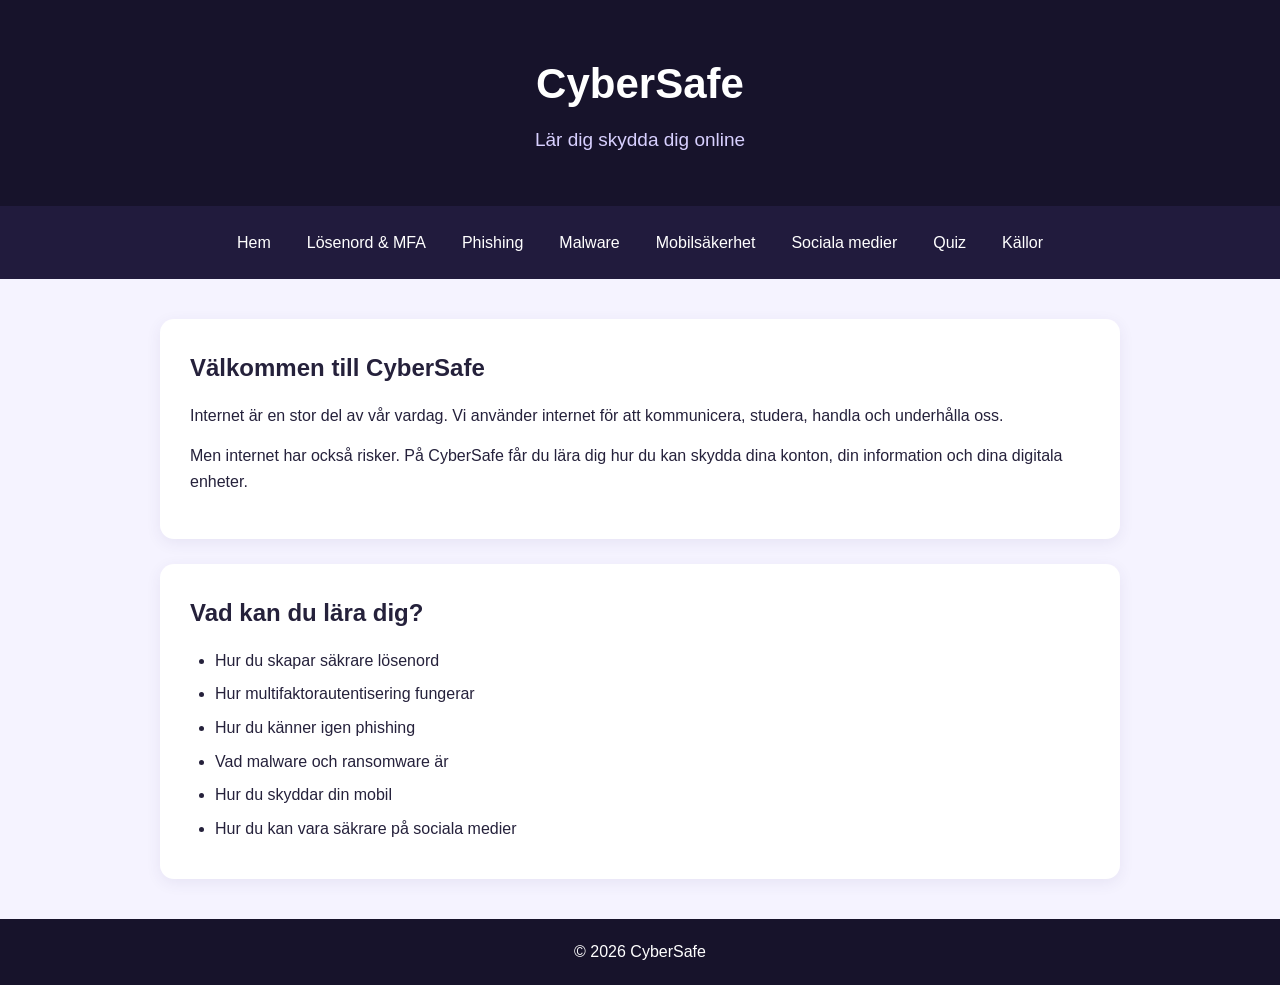
<file: index.html>
<!DOCTYPE html>
<html lang="sv">
<head>
    <meta charset="UTF-8">
    <meta name="viewport" content="width=device-width, initial-scale=1.0">
    <title>CyberSafe – Lär dig skydda dig online</title>

    <link rel="stylesheet" href="style.css">
</head>
<body>

    <header>
        <h1>CyberSafe</h1>
        <p>Lär dig skydda dig online</p>
    </header>

    <nav>
        <a href="index.html">Hem</a>
        <a href="password.html">Lösenord & MFA</a>
        <a href="phishing.html">Phishing</a>
        <a href="malware.html">Malware</a>
        <a href="mobile.html">Mobilsäkerhet</a>
        <a href="social-media.html">Sociala medier</a>
        <a href="quiz.html">Quiz</a>
        <a href="sources.html">Källor</a>
    </nav>

    <main>

        <section>
            <h2>Välkommen till CyberSafe</h2>

            <p>
                Internet är en stor del av vår vardag. Vi använder
                internet för att kommunicera, studera, handla och
                underhålla oss.
            </p>

            <p>
                Men internet har också risker. På CyberSafe får du
                lära dig hur du kan skydda dina konton, din information
                och dina digitala enheter.
            </p>
        </section>

        <section>
            <h2>Vad kan du lära dig?</h2>

            <ul>
                <li>Hur du skapar säkrare lösenord</li>
                <li>Hur multifaktorautentisering fungerar</li>
                <li>Hur du känner igen phishing</li>
                <li>Vad malware och ransomware är</li>
                <li>Hur du skyddar din mobil</li>
                <li>Hur du kan vara säkrare på sociala medier</li>
            </ul>
        </section>

    </main>

    <footer>
        <p>&copy; 2026 CyberSafe</p>
    </footer>

    <script src="script.js"></script>
</body>
</html>
</file>
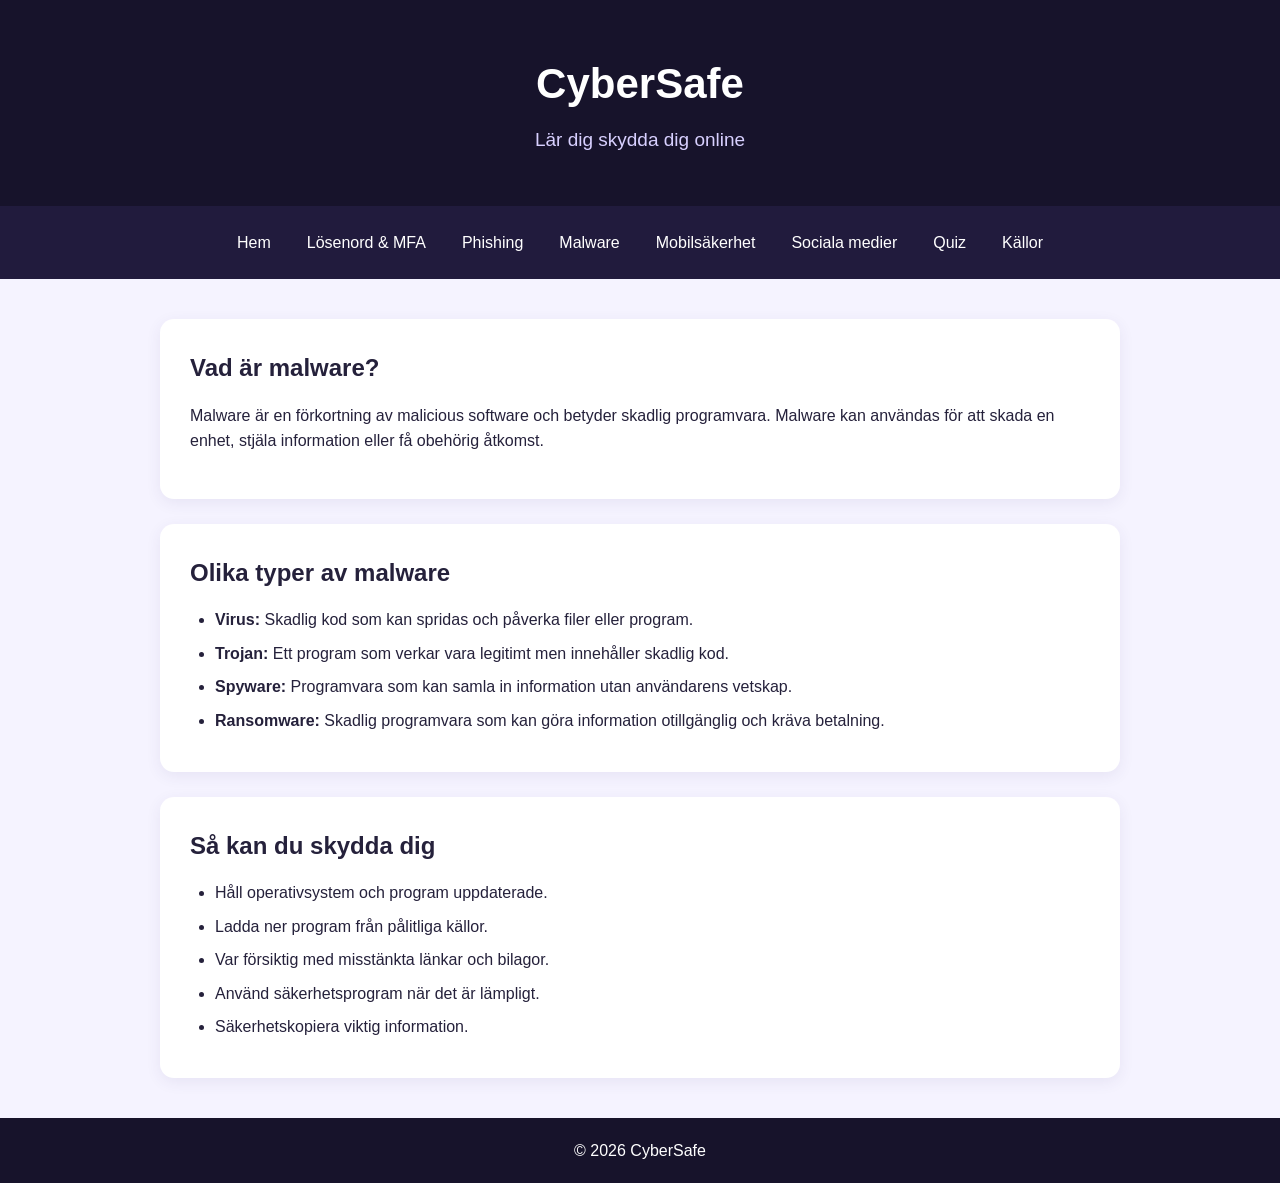
<file: malware.html>
<!DOCTYPE html>
<html lang="sv">

<head>
    <meta charset="UTF-8">
    <meta name="viewport" content="width=device-width, initial-scale=1.0">
    <title>Malware – CyberSafe</title>

    <link rel="stylesheet" href="style.css">
</head>

<body>

    <header>
        <h1>CyberSafe</h1>
        <p>Lär dig skydda dig online</p>
    </header>

    <nav>
        <a href="index.html">Hem</a>
        <a href="password.html">Lösenord & MFA</a>
        <a href="phishing.html">Phishing</a>
        <a href="malware.html">Malware</a>
        <a href="mobile.html">Mobilsäkerhet</a>
        <a href="social-media.html">Sociala medier</a>
        <a href="quiz.html">Quiz</a>
        <a href="sources.html">Källor</a>
    </nav>

    <main>

        <section>
            <h2>Vad är malware?</h2>

            <p>
                Malware är en förkortning av malicious software och
                betyder skadlig programvara. Malware kan användas för
                att skada en enhet, stjäla information eller få
                obehörig åtkomst.
            </p>
        </section>

        <section>
            <h2>Olika typer av malware</h2>

            <ul>
                <li><strong>Virus:</strong> Skadlig kod som kan spridas och påverka filer eller program.</li>
                <li><strong>Trojan:</strong> Ett program som verkar vara legitimt men innehåller skadlig kod.</li>
                <li><strong>Spyware:</strong> Programvara som kan samla in information utan användarens vetskap.</li>
                <li><strong>Ransomware:</strong> Skadlig programvara som kan göra information otillgänglig och kräva betalning.</li>
            </ul>
        </section>

        <section>
            <h2>Så kan du skydda dig</h2>

            <ul>
                <li>Håll operativsystem och program uppdaterade.</li>
                <li>Ladda ner program från pålitliga källor.</li>
                <li>Var försiktig med misstänkta länkar och bilagor.</li>
                <li>Använd säkerhetsprogram när det är lämpligt.</li>
                <li>Säkerhetskopiera viktig information.</li>
            </ul>
        </section>

    </main>

    <footer>
        <p>&copy; 2026 CyberSafe</p>
    </footer>

    <script src="script.js"></script>

</body>
</html>
</file>
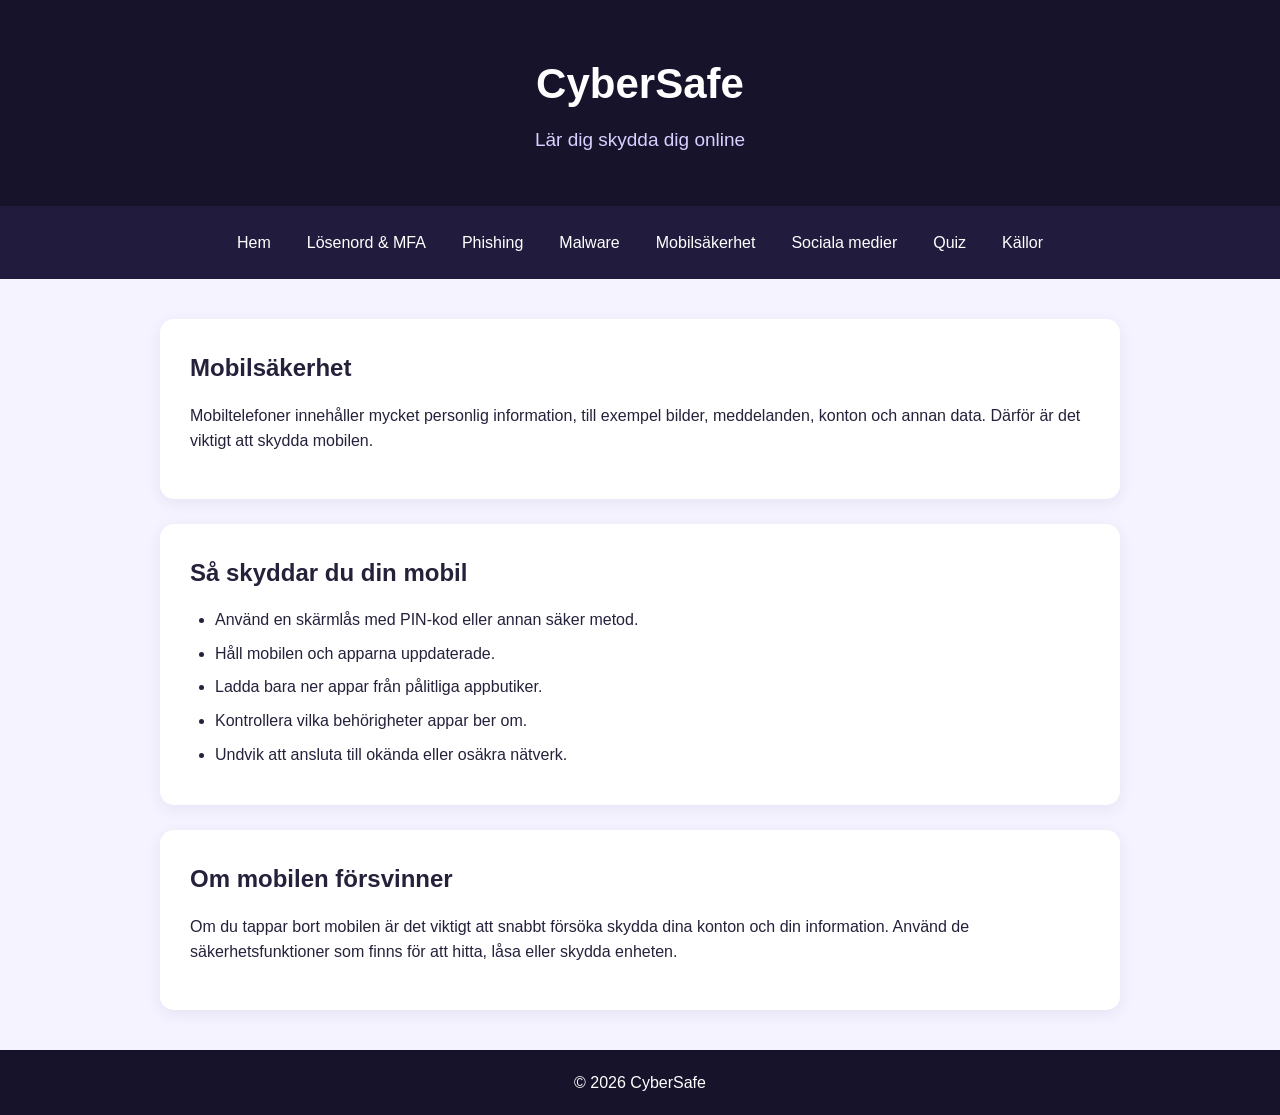
<file: mobile.html>
<!DOCTYPE html>
<html lang="sv">

<head>
    <meta charset="UTF-8">
    <meta name="viewport" content="width=device-width, initial-scale=1.0">
    <title>Mobilsäkerhet – CyberSafe</title>

    <link rel="stylesheet" href="style.css">
</head>

<body>

    <header>
        <h1>CyberSafe</h1>
        <p>Lär dig skydda dig online</p>
    </header>

    <nav>
        <a href="index.html">Hem</a>
        <a href="password.html">Lösenord & MFA</a>
        <a href="phishing.html">Phishing</a>
        <a href="malware.html">Malware</a>
        <a href="mobile.html">Mobilsäkerhet</a>
        <a href="social-media.html">Sociala medier</a>
        <a href="quiz.html">Quiz</a>
        <a href="sources.html">Källor</a>
    </nav>

    <main>

        <section>
            <h2>Mobilsäkerhet</h2>

            <p>
                Mobiltelefoner innehåller mycket personlig information,
                till exempel bilder, meddelanden, konton och annan data.
                Därför är det viktigt att skydda mobilen.
            </p>
        </section>

        <section>
            <h2>Så skyddar du din mobil</h2>

            <ul>
                <li>Använd en skärmlås med PIN-kod eller annan säker metod.</li>
                <li>Håll mobilen och apparna uppdaterade.</li>
                <li>Ladda bara ner appar från pålitliga appbutiker.</li>
                <li>Kontrollera vilka behörigheter appar ber om.</li>
                <li>Undvik att ansluta till okända eller osäkra nätverk.</li>
            </ul>
        </section>

        <section>
            <h2>Om mobilen försvinner</h2>

            <p>
                Om du tappar bort mobilen är det viktigt att snabbt
                försöka skydda dina konton och din information. Använd
                de säkerhetsfunktioner som finns för att hitta, låsa
                eller skydda enheten.
            </p>
        </section>

    </main>

    <footer>
        <p>&copy; 2026 CyberSafe</p>
    </footer>

    <script src="script.js"></script>

</body>
</html>
</file>
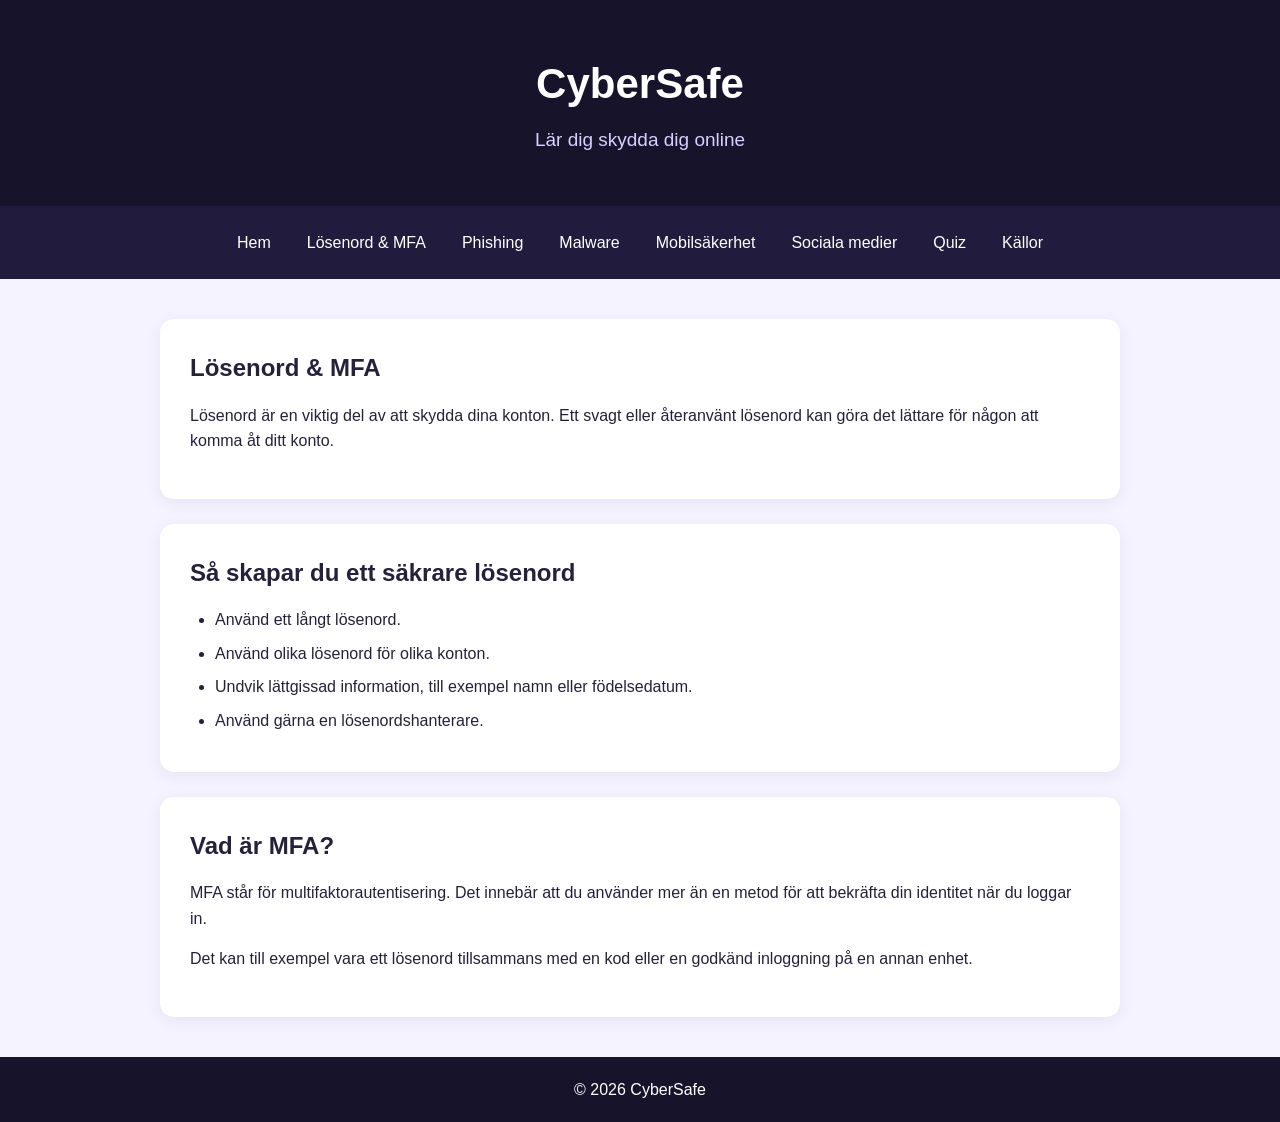
<file: password.html>
<!DOCTYPE html>
<html lang="sv">

<head>
    <meta charset="UTF-8">
    <meta name="viewport" content="width=device-width, initial-scale=1.0">
    <title>Lösenord & MFA – CyberSafe</title>

    <link rel="stylesheet" href="style.css">
</head>

<body>

    <header>
        <h1>CyberSafe</h1>
        <p>Lär dig skydda dig online</p>
    </header>

    <nav>
        <a href="index.html">Hem</a>
        <a href="password.html">Lösenord & MFA</a>
        <a href="phishing.html">Phishing</a>
        <a href="malware.html">Malware</a>
        <a href="mobile.html">Mobilsäkerhet</a>
        <a href="social-media.html">Sociala medier</a>
        <a href="quiz.html">Quiz</a>
        <a href="sources.html">Källor</a>
    </nav>

    <main>

        <section>
            <h2>Lösenord & MFA</h2>

            <p>
                Lösenord är en viktig del av att skydda dina konton.
                Ett svagt eller återanvänt lösenord kan göra det
                lättare för någon att komma åt ditt konto.
            </p>
        </section>

        <section>
            <h2>Så skapar du ett säkrare lösenord</h2>

            <ul>
                <li>Använd ett långt lösenord.</li>
                <li>Använd olika lösenord för olika konton.</li>
                <li>Undvik lättgissad information, till exempel namn eller födelsedatum.</li>
                <li>Använd gärna en lösenordshanterare.</li>
            </ul>
        </section>

        <section>
            <h2>Vad är MFA?</h2>

            <p>
                MFA står för multifaktorautentisering. Det innebär att
                du använder mer än en metod för att bekräfta din identitet
                när du loggar in.
            </p>

            <p>
                Det kan till exempel vara ett lösenord tillsammans med
                en kod eller en godkänd inloggning på en annan enhet.
            </p>
        </section>

    </main>

    <footer>
        <p>&copy; 2026 CyberSafe</p>
    </footer>

    <script src="script.js"></script>

</body>
</html>
</file>
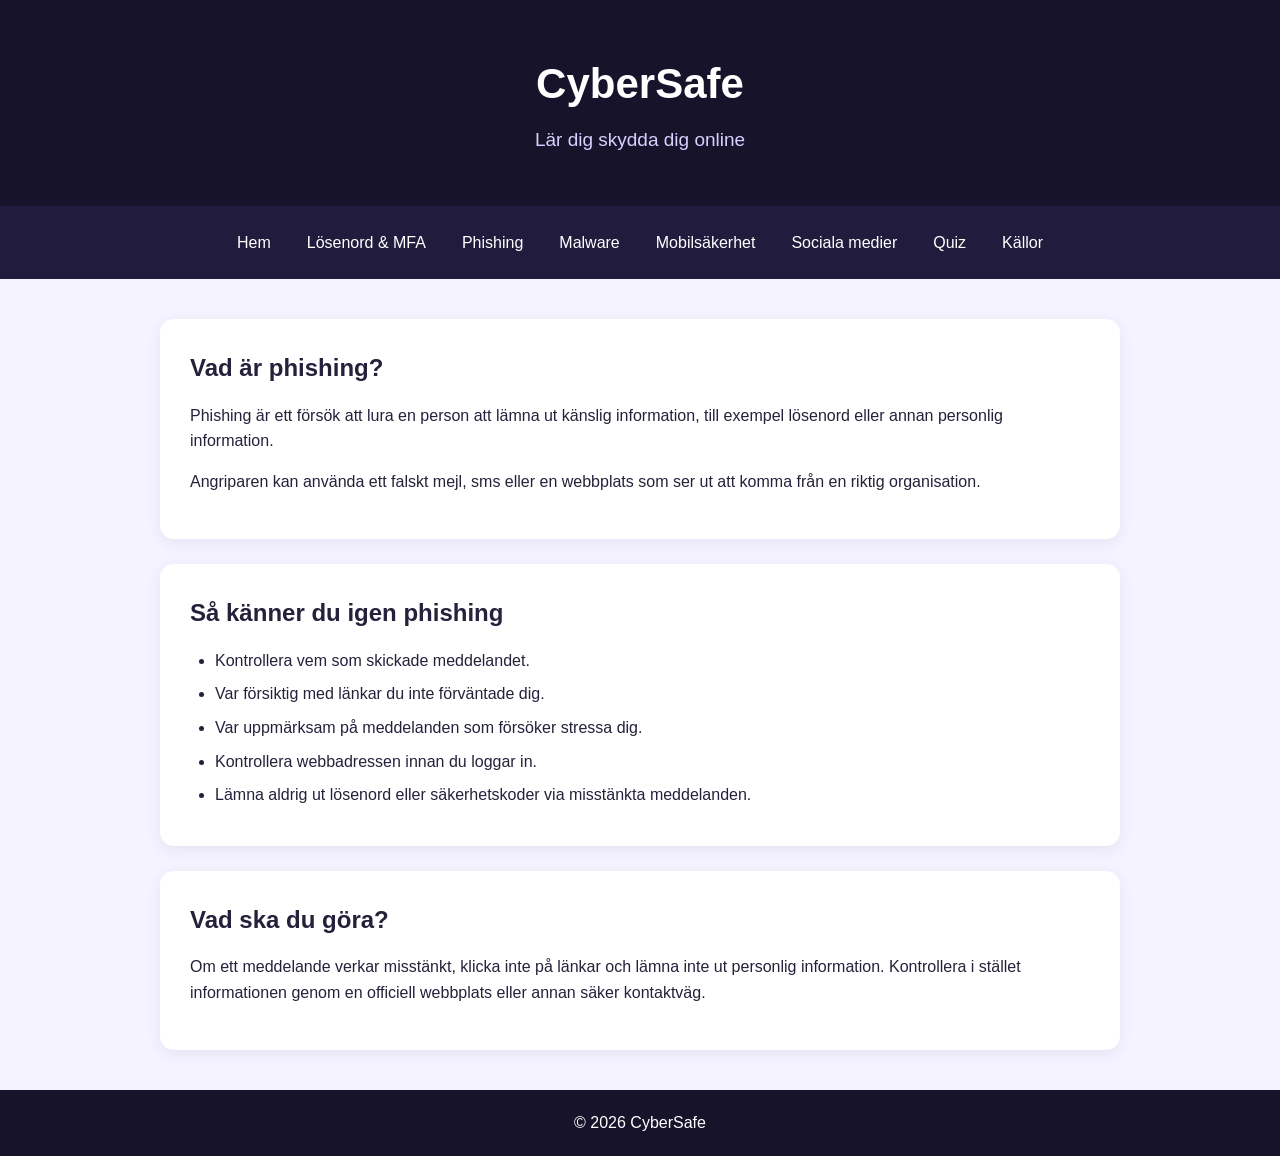
<file: phishing.html>
<!DOCTYPE html>
<html lang="sv">

<head>
    <meta charset="UTF-8">
    <meta name="viewport" content="width=device-width, initial-scale=1.0">
    <title>Phishing – CyberSafe</title>

    <link rel="stylesheet" href="style.css">
</head>

<body>

    <header>
        <h1>CyberSafe</h1>
        <p>Lär dig skydda dig online</p>
    </header>

    <nav>
        <a href="index.html">Hem</a>
        <a href="password.html">Lösenord & MFA</a>
        <a href="phishing.html">Phishing</a>
        <a href="malware.html">Malware</a>
        <a href="mobile.html">Mobilsäkerhet</a>
        <a href="social-media.html">Sociala medier</a>
        <a href="quiz.html">Quiz</a>
        <a href="sources.html">Källor</a>
    </nav>

    <main>

        <section>
            <h2>Vad är phishing?</h2>

            <p>
                Phishing är ett försök att lura en person att lämna ut
                känslig information, till exempel lösenord eller annan
                personlig information.
            </p>

            <p>
                Angriparen kan använda ett falskt mejl, sms eller en
                webbplats som ser ut att komma från en riktig organisation.
            </p>
        </section>

        <section>
            <h2>Så känner du igen phishing</h2>

            <ul>
                <li>Kontrollera vem som skickade meddelandet.</li>
                <li>Var försiktig med länkar du inte förväntade dig.</li>
                <li>Var uppmärksam på meddelanden som försöker stressa dig.</li>
                <li>Kontrollera webbadressen innan du loggar in.</li>
                <li>Lämna aldrig ut lösenord eller säkerhetskoder via misstänkta meddelanden.</li>
            </ul>
        </section>

        <section>
            <h2>Vad ska du göra?</h2>

            <p>
                Om ett meddelande verkar misstänkt, klicka inte på länkar
                och lämna inte ut personlig information. Kontrollera i
                stället informationen genom en officiell webbplats eller
                annan säker kontaktväg.
            </p>
        </section>

    </main>

    <footer>
        <p>&copy; 2026 CyberSafe</p>
    </footer>

    <script src="script.js"></script>

</body>
</html>
</file>
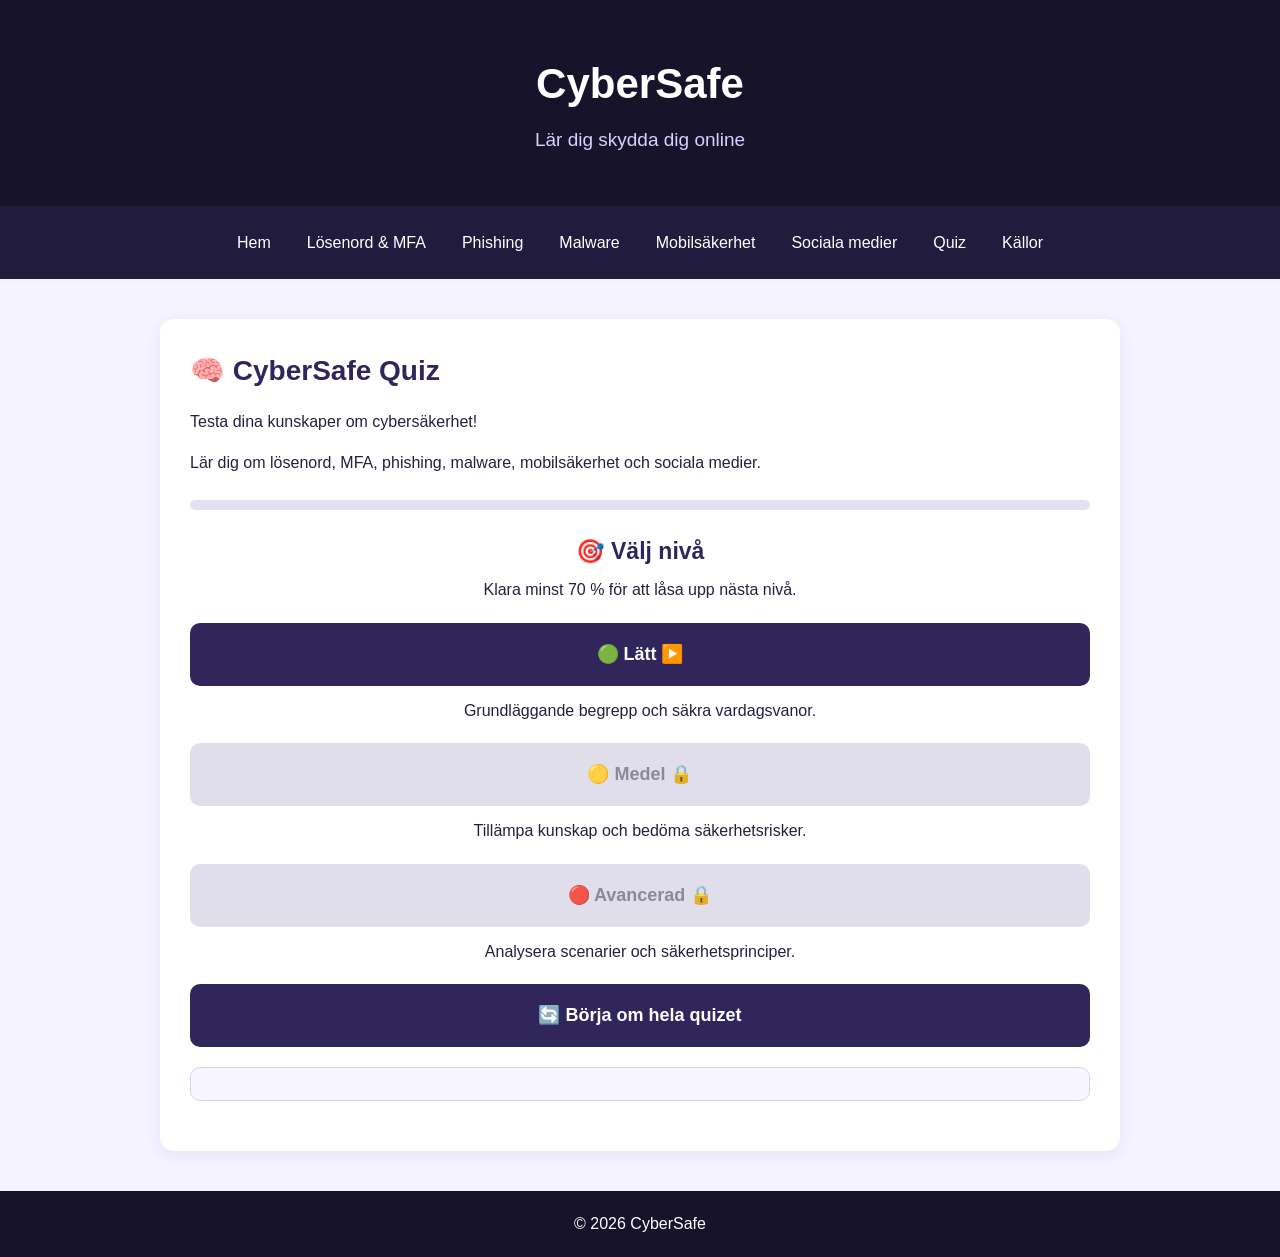
<file: quiz.html>
<!DOCTYPE html>
<html lang="sv">

<head>
    <meta charset="UTF-8">
    <meta name="viewport" content="width=device-width, initial-scale=1.0">

    <title>CyberSafe – Quiz</title>

    <link rel="stylesheet" href="style.css">
</head>

<body>

    <header>
        <h1>CyberSafe</h1>
        <p>Lär dig skydda dig online</p>
    </header>

    <nav>
        <a href="index.html">Hem</a>
        <a href="password.html">Lösenord &amp; MFA</a>
        <a href="phishing.html">Phishing</a>
        <a href="malware.html">Malware</a>
        <a href="mobile.html">Mobilsäkerhet</a>
        <a href="social-media.html">Sociala medier</a>
        <a href="quiz.html">Quiz</a>
        <a href="sources.html">Källor</a>
    </nav>

    <main>

        <section id="quiz-container">

            <h2>🧠 CyberSafe Quiz</h2>

            <p>Testa dina kunskaper om cybersäkerhet!</p>

            <p>
                Lär dig om lösenord, MFA, phishing,
                malware, mobilsäkerhet och sociala medier.
            </p>

            <article class="quiz-progress">

                <p id="question-number">Välj en nivå</p>

                <div id="progress-bar">
                    <span id="progress"></span>
                </div>

            </article>

            <article id="question-container">
                <!-- Frågorna visas här -->
            </article>

            <article id="feedback" class="feedback">
                <!-- Feedback visas här -->
            </article>

            <article class="quiz-buttons">

                <button id="back-button" type="button">
                    ← Tillbaka
                </button>

                <button id="answer-button" type="button">
                    Svara
                </button>

                <button id="next-button" type="button">
                    Nästa →
                </button>

            </article>

        </section>

        <section id="result-container" style="display: none;">

            <h2>🎉 Quizet är klart!</h2>

            <p id="score-text"></p>

            <p id="result-message"></p>

            <div class="quiz-buttons">

                <button id="nextlevelButton" type="button">
                    Nästa nivå →
                </button>

                <button id="restart-button" type="button">
                    🔄 Gör quizet igen
                </button>

                <button id="level-menu-button" type="button">
                    🎯 Till nivåmenyn
                </button>

            </div>

        </section>

    </main>

    <footer>
        <p>&copy; 2026 CyberSafe</p>
    </footer>

    <script src="script.js"></script>

</body>
</html>
</file>
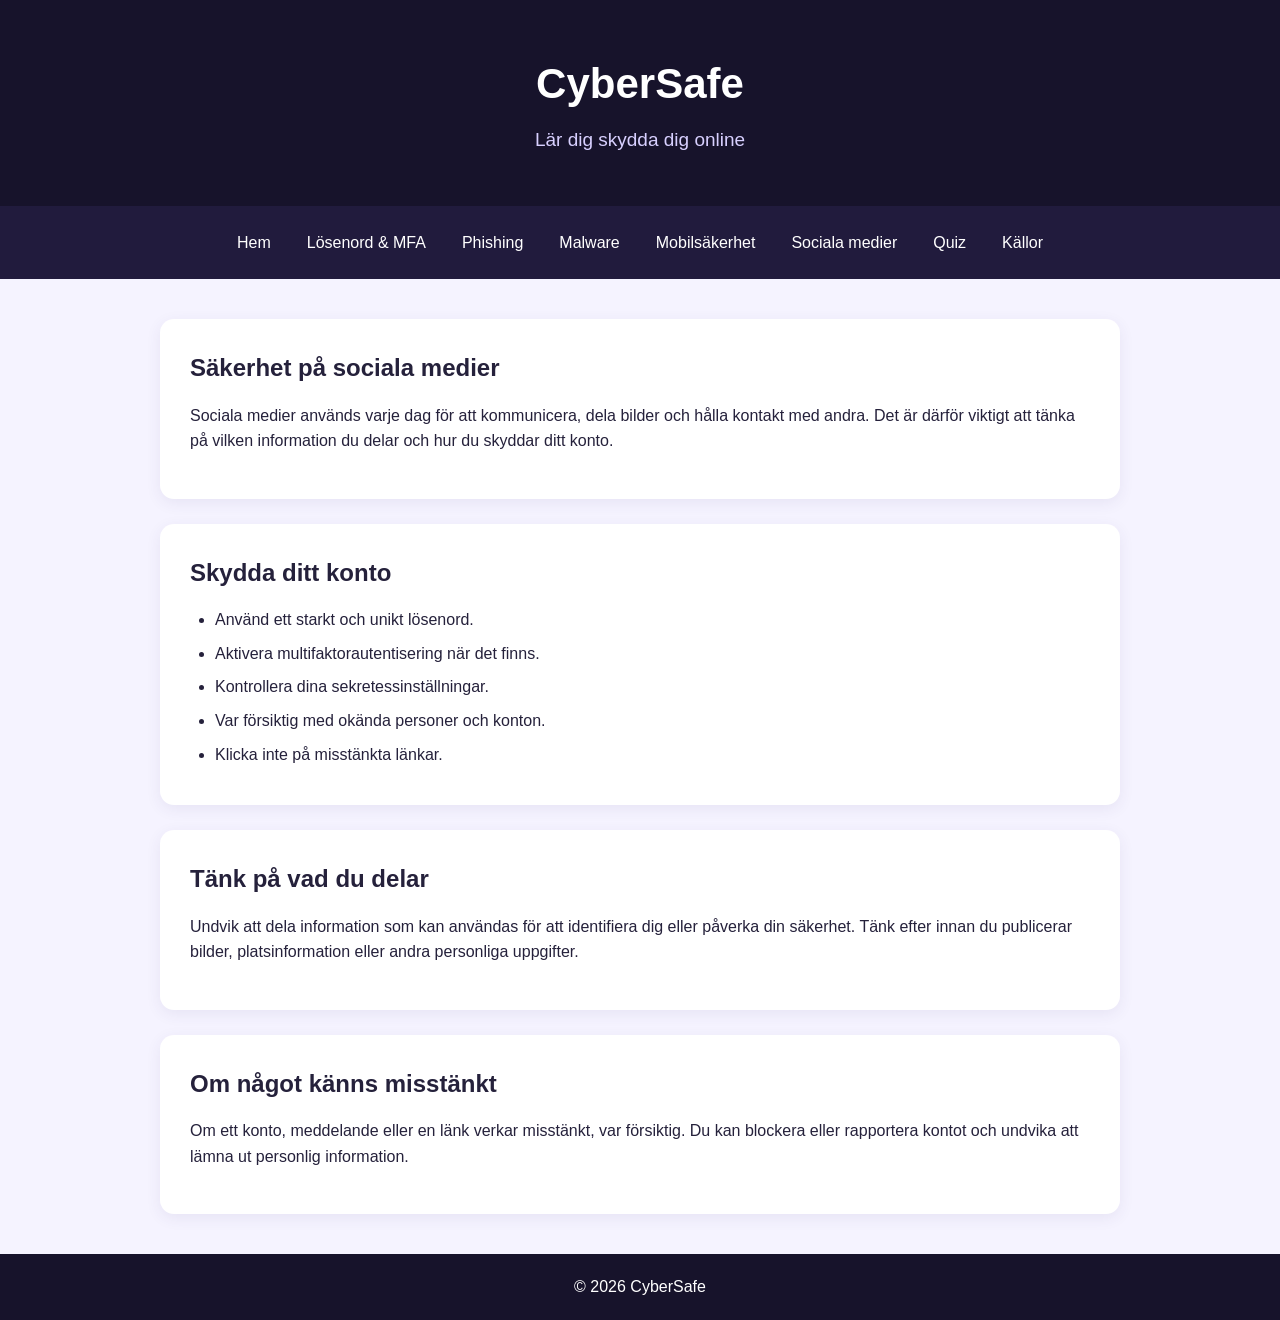
<file: social-media.html>
<!DOCTYPE html>
<html lang="sv">

<head>
    <meta charset="UTF-8">
    <meta name="viewport" content="width=device-width, initial-scale=1.0">
    <title>Sociala medier – CyberSafe</title>

    <link rel="stylesheet" href="style.css">
</head>

<body>

    <header>
        <h1>CyberSafe</h1>
        <p>Lär dig skydda dig online</p>
    </header>

    <nav>
        <a href="index.html">Hem</a>
        <a href="password.html">Lösenord & MFA</a>
        <a href="phishing.html">Phishing</a>
        <a href="malware.html">Malware</a>
        <a href="mobile.html">Mobilsäkerhet</a>
        <a href="social-media.html">Sociala medier</a>
        <a href="quiz.html">Quiz</a>
        <a href="sources.html">Källor</a>
    </nav>

    <main>

        <section>
            <h2>Säkerhet på sociala medier</h2>

            <p>
                Sociala medier används varje dag för att kommunicera,
                dela bilder och hålla kontakt med andra. Det är därför
                viktigt att tänka på vilken information du delar och
                hur du skyddar ditt konto.
            </p>
        </section>

        <section>
            <h2>Skydda ditt konto</h2>

            <ul>
                <li>Använd ett starkt och unikt lösenord.</li>
                <li>Aktivera multifaktorautentisering när det finns.</li>
                <li>Kontrollera dina sekretessinställningar.</li>
                <li>Var försiktig med okända personer och konton.</li>
                <li>Klicka inte på misstänkta länkar.</li>
            </ul>
        </section>

        <section>
            <h2>Tänk på vad du delar</h2>

            <p>
                Undvik att dela information som kan användas för att
                identifiera dig eller påverka din säkerhet. Tänk efter
                innan du publicerar bilder, platsinformation eller andra
                personliga uppgifter.
            </p>
        </section>

        <section>
            <h2>Om något känns misstänkt</h2>

            <p>
                Om ett konto, meddelande eller en länk verkar misstänkt,
                var försiktig. Du kan blockera eller rapportera kontot
                och undvika att lämna ut personlig information.
            </p>
        </section>

    </main>

    <footer>
        <p>&copy; 2026 CyberSafe</p>
    </footer>

    <script src="script.js"></script>

</body>
</html>
</file>
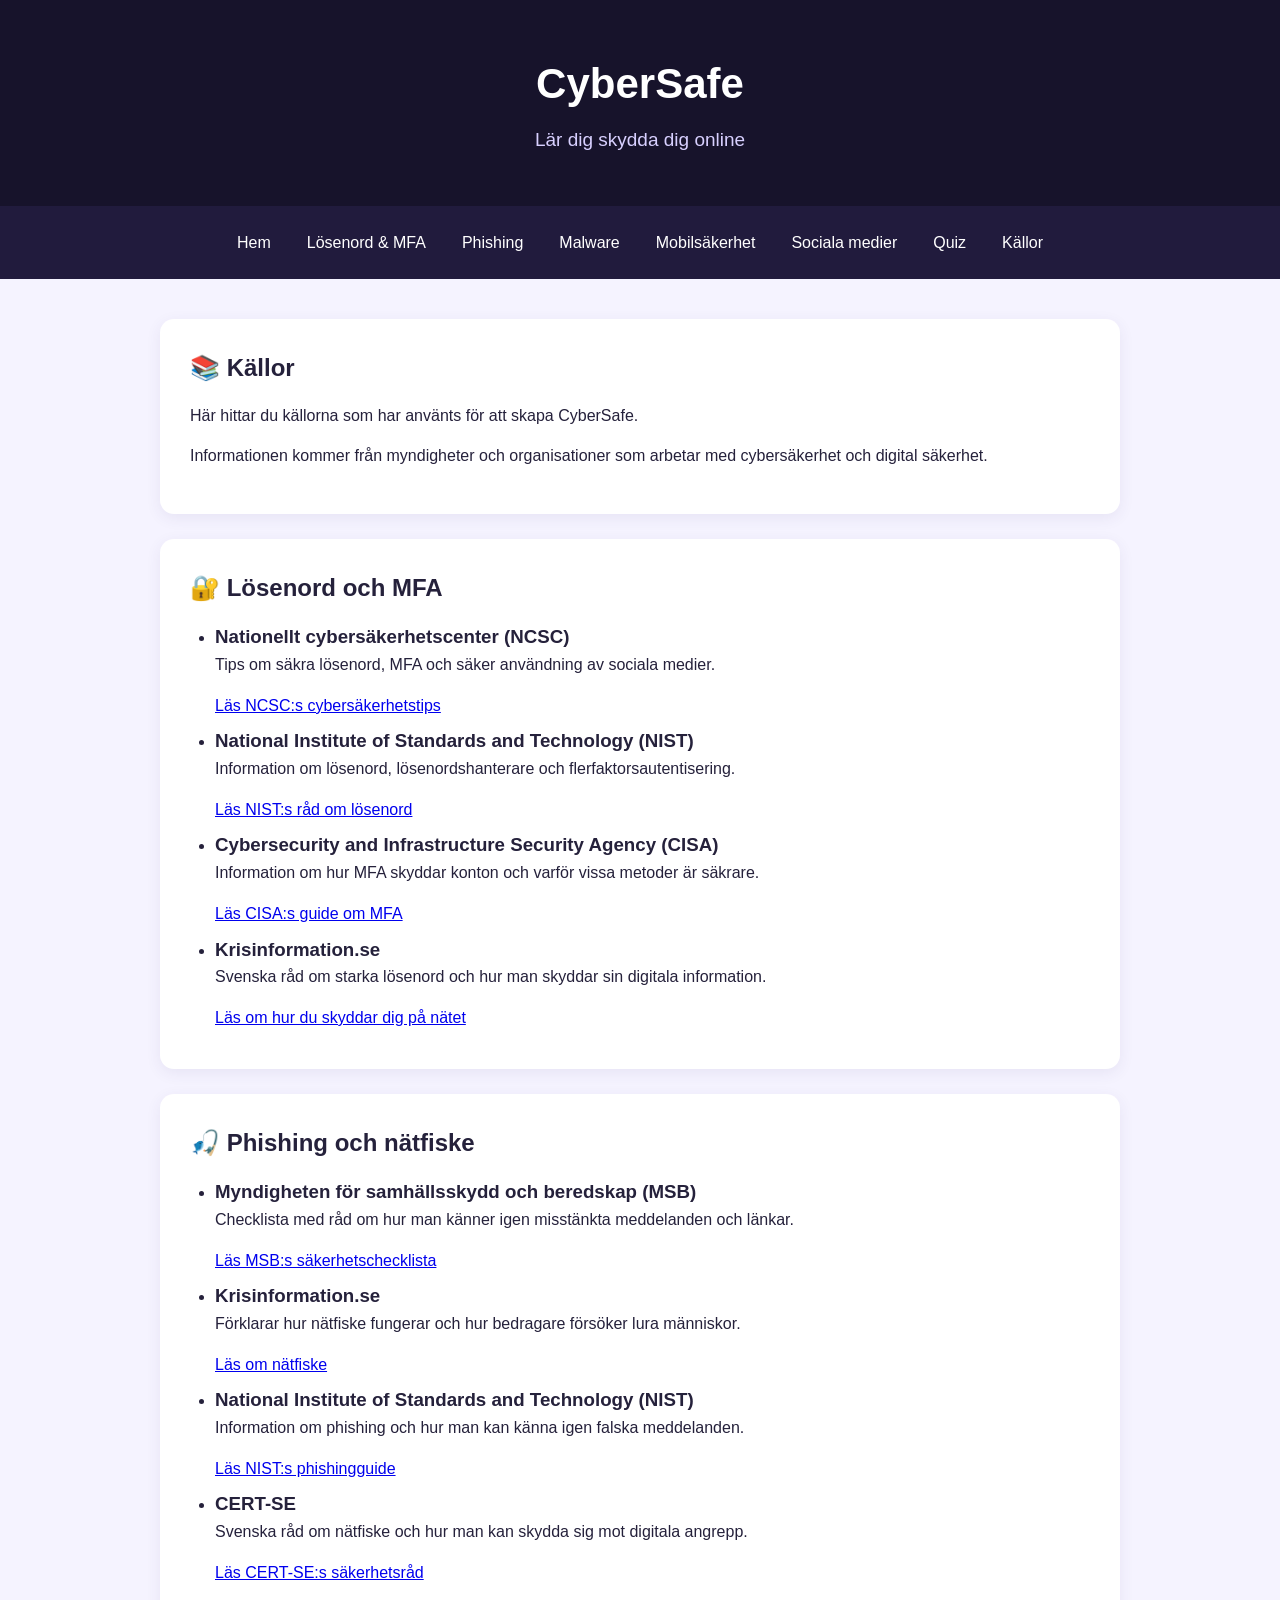
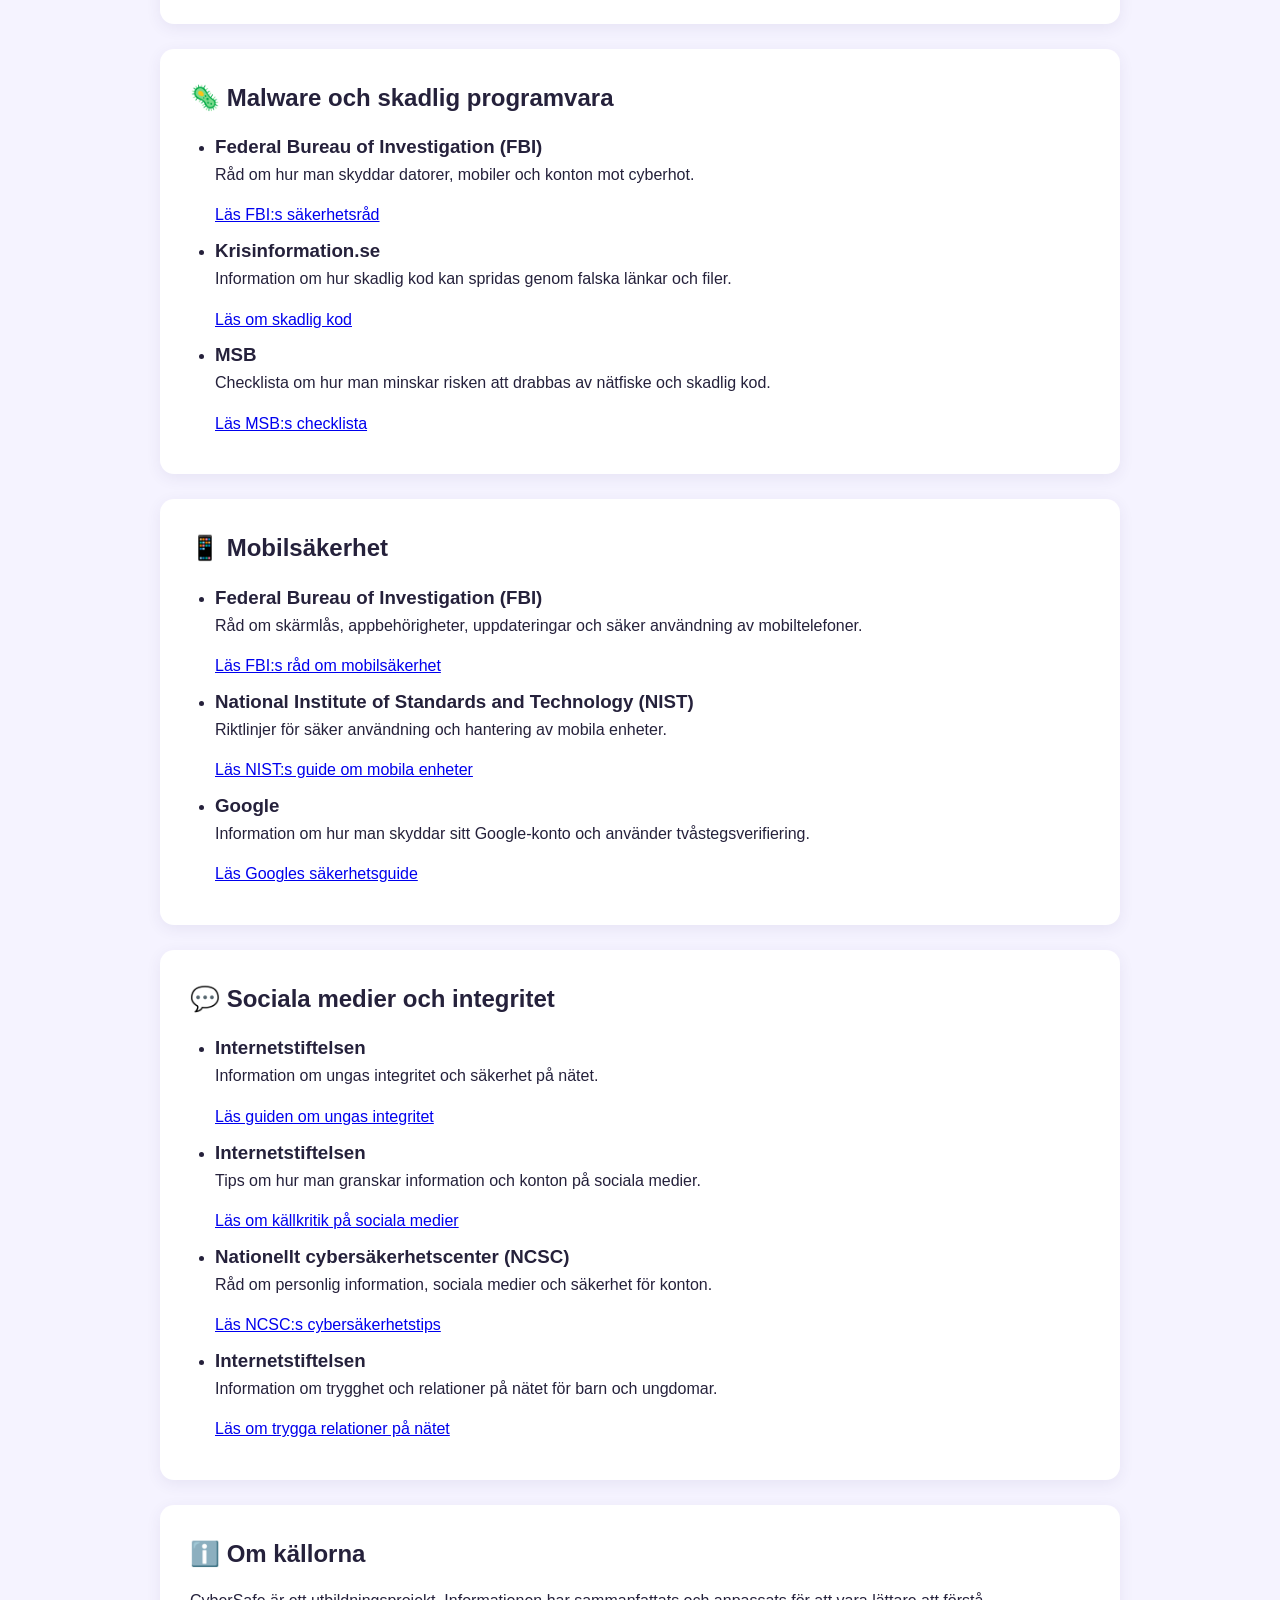
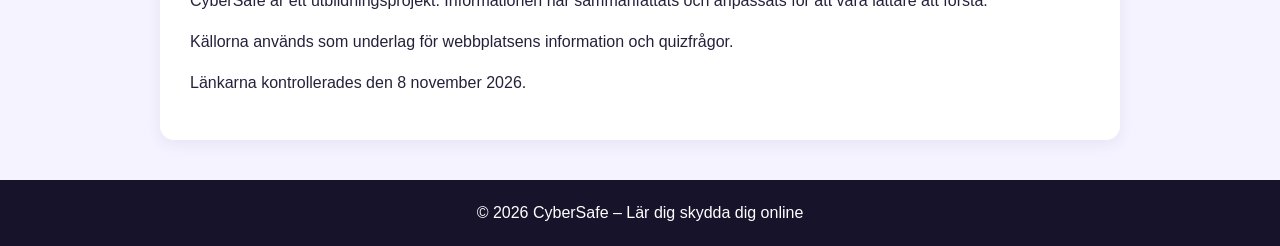
<file: sources.html>
<!DOCTYPE html>
<html lang="sv">

<head>
    <meta charset="UTF-8">
    <meta name="viewport" content="width=device-width, initial-scale=1.0">
    <title>Källor – CyberSafe</title>
    <link rel="stylesheet" href="style.css">
</head>

<body>

    <header>
        <h1>CyberSafe</h1>
        <p>Lär dig skydda dig online</p>
    </header>

    <nav>
        <a href="index.html">Hem</a>
        <a href="password.html">Lösenord & MFA</a>
        <a href="phishing.html">Phishing</a>
        <a href="malware.html">Malware</a>
        <a href="mobile.html">Mobilsäkerhet</a>
        <a href="social-media.html">Sociala medier</a>
        <a href="quiz.html">Quiz</a>
        <a href="sources.html">Källor</a>
    </nav>

    <main>

        <section>
            <h2>📚 Källor</h2>

            <p>
                Här hittar du källorna som har använts
                för att skapa CyberSafe.
            </p>

            <p>
                Informationen kommer från myndigheter
                och organisationer som arbetar med
                cybersäkerhet och digital säkerhet.
            </p>
        </section>


        <section>
            <h2>🔐 Lösenord och MFA</h2>

            <ul>
                <li>
                    <h3>Nationellt cybersäkerhetscenter (NCSC)</h3>
                    <p>
                        Tips om säkra lösenord, MFA och
                        säker användning av sociala medier.
                    </p>
                    <a href="https://www.ncsc.se/siteassets/publikationer/cybersakerhetstips--2026.pdf">
                        Läs NCSC:s cybersäkerhetstips
                    </a>
                </li>

                <li>
                    <h3>National Institute of Standards and Technology (NIST)</h3>
                    <p>
                        Information om lösenord, lösenordshanterare
                        och flerfaktorsautentisering.
                    </p>
                    <a href="https://www.nist.gov/cybersecurity-and-privacy/how-do-i-create-good-password">
                        Läs NIST:s råd om lösenord
                    </a>
                </li>

                <li>
                    <h3>Cybersecurity and Infrastructure Security Agency (CISA)</h3>
                    <p>
                        Information om hur MFA skyddar konton
                        och varför vissa metoder är säkrare.
                    </p>
                    <a href="https://www.cisa.gov/sites/default/files/2023-01/fact-sheet-implementing-phishing-resistant-mfa-508c.pdf">
                        Läs CISA:s guide om MFA
                    </a>
                </li>

                <li>
                    <h3>Krisinformation.se</h3>
                    <p>
                        Svenska råd om starka lösenord och
                        hur man skyddar sin digitala information.
                    </p>
                    <a href="https://www.krisinformation.se/din-beredskap/rad-vid-kriser/cyberattacker/">
                        Läs om hur du skyddar dig på nätet
                    </a>
                </li>
            </ul>
        </section>


        <section>
            <h2>🎣 Phishing och nätfiske</h2>

            <ul>
                <li>
                    <h3>Myndigheten för samhällsskydd och beredskap (MSB)</h3>
                    <p>
                        Checklista med råd om hur man känner igen
                        misstänkta meddelanden och länkar.
                    </p>
                    <a href="https://www.msb.se/siteassets/dokument/amnesomraden/informationssakerhet-cybersakerhet-och-sakra-kommunikationer/informationssakerhetsmanaden/tank-sakert/checklistor/infosakerhet-checklista-a5_allmanhet-2021-tryck.pdf">
                        Läs MSB:s säkerhetschecklista
                    </a>
                </li>

                <li>
                    <h3>Krisinformation.se</h3>
                    <p>
                        Förklarar hur nätfiske fungerar och
                        hur bedragare försöker lura människor.
                    </p>
                    <a href="https://www.krisinformation.se/din-beredskap/rad-vid-kriser/cyberattacker/">
                        Läs om nätfiske
                    </a>
                </li>

                <li>
                    <h3>National Institute of Standards and Technology (NIST)</h3>
                    <p>
                        Information om phishing och hur
                        man kan känna igen falska meddelanden.
                    </p>
                    <a href="https://www.nist.gov/itl/smallbusinesscyber/guidance-topic/phishing">
                        Läs NIST:s phishingguide
                    </a>
                </li>

                <li>
                    <h3>CERT-SE</h3>
                    <p>
                        Svenska råd om nätfiske och hur
                        man kan skydda sig mot digitala angrepp.
                    </p>
                    <a href="https://www.cert.se/2025/09/hantera-utpressningsangrepp-och-natfiske.html">
                        Läs CERT-SE:s säkerhetsråd
                    </a>
                </li>
            </ul>
        </section>


        <section>
            <h2>🦠 Malware och skadlig programvara</h2>

            <ul>
                <li>
                    <h3>Federal Bureau of Investigation (FBI)</h3>
                    <p>
                        Råd om hur man skyddar datorer,
                        mobiler och konton mot cyberhot.
                    </p>
                    <a href="https://www.fbi.gov/investigate/cyber/cybersecurity-best-practices">
                        Läs FBI:s säkerhetsråd
                    </a>
                </li>

                <li>
                    <h3>Krisinformation.se</h3>
                    <p>
                        Information om hur skadlig kod kan
                        spridas genom falska länkar och filer.
                    </p>
                    <a href="https://www.krisinformation.se/din-beredskap/rad-vid-kriser/cyberattacker/">
                        Läs om skadlig kod
                    </a>
                </li>

                <li>
                    <h3>MSB</h3>
                    <p>
                        Checklista om hur man minskar risken
                        att drabbas av nätfiske och skadlig kod.
                    </p>
                    <a href="https://www.msb.se/siteassets/dokument/amnesomraden/informationssakerhet-cybersakerhet-och-sakra-kommunikationer/informationssakerhetsmanaden/tank-sakert/checklistor/infosakerhet-checklista-a5_allmanhet-2021-tryck.pdf">
                        Läs MSB:s checklista
                    </a>
                </li>
            </ul>
        </section>


        <section>
            <h2>📱 Mobilsäkerhet</h2>

            <ul>
                <li>
                    <h3>Federal Bureau of Investigation (FBI)</h3>
                    <p>
                        Råd om skärmlås, appbehörigheter,
                        uppdateringar och säker användning
                        av mobiltelefoner.
                    </p>
                    <a href="https://www.fbi.gov/investigate/cyber/cybersecurity-best-practices">
                        Läs FBI:s råd om mobilsäkerhet
                    </a>
                </li>

                <li>
                    <h3>National Institute of Standards and Technology (NIST)</h3>
                    <p>
                        Riktlinjer för säker användning
                        och hantering av mobila enheter.
                    </p>
                    <a href="https://www.nist.gov/publications/guidelines-managing-security-mobile-devices-enterprise-0">
                        Läs NIST:s guide om mobila enheter
                    </a>
                </li>

                <li>
                    <h3>Google</h3>
                    <p>
                        Information om hur man skyddar
                        sitt Google-konto och använder
                        tvåstegsverifiering.
                    </p>
                    <a href="https://support.google.com/accounts/answer/6294825?hl=sv">
                        Läs Googles säkerhetsguide
                    </a>
                </li>
            </ul>
        </section>


        <section>
            <h2>💬 Sociala medier och integritet</h2>

            <ul>
                <li>
                    <h3>Internetstiftelsen</h3>
                    <p>
                        Information om ungas integritet
                        och säkerhet på nätet.
                    </p>
                    <a href="https://internetstiftelsen.se/app/uploads/2021/01/ungas-integritet-pa-natet.pdf">
                        Läs guiden om ungas integritet
                    </a>
                </li>

                <li>
                    <h3>Internetstiftelsen</h3>
                    <p>
                        Tips om hur man granskar information
                        och konton på sociala medier.
                    </p>
                    <a href="https://internetstiftelsen.se/nyheter/kallkritik-pa-sociala-medier-ar-unga-sa-bra-som-de-tror/">
                        Läs om källkritik på sociala medier
                    </a>
                </li>

                <li>
                    <h3>Nationellt cybersäkerhetscenter (NCSC)</h3>
                    <p>
                        Råd om personlig information,
                        sociala medier och säkerhet för konton.
                    </p>
                    <a href="https://www.ncsc.se/siteassets/publikationer/cybersakerhetstips--2026.pdf">
                        Läs NCSC:s cybersäkerhetstips
                    </a>
                </li>

                <li>
                    <h3>Internetstiftelsen</h3>
                    <p>
                        Information om trygghet och relationer
                        på nätet för barn och ungdomar.
                    </p>
                    <a href="https://internetstiftelsen.se/nyheter/trygga-relationer-pa-natet/">
                        Läs om trygga relationer på nätet
                    </a>
                </li>
            </ul>
        </section>


        <section>
            <h2>ℹ️ Om källorna</h2>

            <p>
                CyberSafe är ett utbildningsprojekt.
                Informationen har sammanfattats och
                anpassats för att vara lättare att förstå.
            </p>

            <p>
                Källorna används som underlag för
                webbplatsens information och quizfrågor.
            </p>

            <p>
                Länkarna kontrollerades den 8 november 2026.
            </p>
        </section>

    </main>

    <footer>
        <p>© 2026 CyberSafe – Lär dig skydda dig online</p>
    </footer>

</body>
</html>
</file>
<file: style.css>
/* ========================================
   CYBERSAFE – GRUND
======================================== */

* {
    box-sizing: border-box;
    margin: 0;
    padding: 0;
}

body {
    font-family: Arial, sans-serif;
    background-color: #f5f3ff;
    color: #25213b;
    line-height: 1.6;
}

button,
input {
    font: inherit;
}

button:focus-visible,
a:focus-visible,
input:focus-visible {
    outline: 3px solid #a99aff;
    outline-offset: 3px;
}

/* ========================================
   HEADER
======================================== */

header {
    background-color: #17132b;
    color: white;
    text-align: center;
    padding: 50px 20px;
}

header h1 {
    font-size: 42px;
    margin-bottom: 8px;
}

header p {
    font-size: 19px;
    color: #d8d0ff;
}

/* ========================================
   NAVIGATION
======================================== */

nav {
    background-color: #211b3d;
    display: flex;
    justify-content: center;
    flex-wrap: wrap;
    gap: 8px;
    padding: 14px;
}

nav a {
    color: white;
    text-decoration: none;
    padding: 10px 14px;
    border-radius: 8px;
    transition: background-color 0.2s ease;
}

nav a:hover {
    background-color: #6d5bd0;
}

/* ========================================
   MAIN OCH SECTIONS
======================================== */

main {
    max-width: 1000px;
    margin: 40px auto;
    padding: 0 20px;
}

section {
    background-color: white;
    padding: 30px;
    margin-bottom: 25px;
    border-radius: 14px;
    box-shadow: 0 4px 15px rgba(60, 45, 120, 0.08);
}

section h2 {
    margin-bottom: 15px;
}

section p {
    margin-bottom: 15px;
}

ul {
    padding-left: 25px;
}

li {
    margin-bottom: 8px;
}

/* ========================================
   FOOTER
======================================== */

footer {
    background-color: #17132b;
    color: white;
    text-align: center;
    padding: 20px;
    margin-top: 40px;
}

/* ========================================
   QUIZ – HUVUDDEL
======================================== */

#quiz-container,
#result-container {
    background-color: white;
    padding: 30px;
    border-radius: 14px;
    box-shadow: 0 4px 15px rgba(60, 45, 120, 0.08);
}

#quiz-container {
    text-align: left;
}

#quiz-container > h2 {
    font-size: 28px;
    color: #30265c;
}

#question-container {
    margin-top: 25px;
}

#question-container h2 {
    margin-bottom: 18px;
    font-size: 23px;
    line-height: 1.4;
}

.question-type-hint {
    color: #625b78;
    margin-bottom: 18px;
    font-size: 15px;
}

/* ========================================
   FRAMSTEG OCH PROGRESSBAR
======================================== */

.quiz-progress {
    margin-top: 25px;
    margin-bottom: 20px;
}

#question-number {
    margin-bottom: 8px;
    font-weight: bold;
    color: #30265c;
}

#progress-bar {
    width: 100%;
    height: 10px;
    background-color: #e5e1f5;
    border-radius: 10px;
    overflow: hidden;
}

#progress {
    display: block;
    height: 100%;
    width: 0%;
    background: linear-gradient(90deg, #7964d8, #a28eff);
    border-radius: 10px;
    transition: width 0.3s ease;
}

/* ========================================
   SVARSALTERNATIV
======================================== */

.quiz-option {
    display: flex;
    align-items: flex-start;
    gap: 10px;
    width: 100%;
    padding: 15px;
    margin-bottom: 12px;
    background-color: #f7f5ff;
    border: 2px solid #d9d4ee;
    border-radius: 10px;
    cursor: pointer;
    transition: background-color 0.2s ease, border-color 0.2s ease;
}

.quiz-option:hover {
    background-color: #ece8ff;
    border-color: #8b7bd8;
}

.quiz-option input {
    margin-top: 5px;
    flex-shrink: 0;
    accent-color: #6d5bd0;
    cursor: pointer;
}

/* Vald innan svaret kontrolleras */

.quiz-option:has(input:checked) {
    border-color: #8b7bd8;
    background-color: #eeeaff;
}

/* RÄTT SVAR – GRÖNT */

.quiz-option.correct-answer {
    background-color: #dcfce7;
    border: 2px solid #16a34a;
    color: #14532d;
}

.quiz-option.correct-answer input {
    accent-color: #15803d;
}

/* FEL VALT SVAR – RÖTT */

.quiz-option.wrong-answer {
    background-color: #fee2e2;
    border: 2px solid #dc2626;
    color: #7f1d1d;
}

.quiz-option.wrong-answer input {
    accent-color: #dc2626;
}

/* Efter rättningen */

.quiz-option:has(input:disabled) {
    cursor: default;
}

.quiz-option:has(input:disabled):hover {
    transform: none;
}

/* ========================================
   FEEDBACK EFTER SVAR
======================================== */

.feedback {
    margin-top: 20px;
    margin-bottom: 20px;
    padding: 16px;
    background-color: #f7f5ff;
    border: 1px solid #d9d4ee;
    border-radius: 10px;
    font-size: 16px;
}

.feedback p {
    margin-top: 8px;
    margin-bottom: 0;
}

/* RÄTT FEEDBACK – GRÖN */

.feedback.feedback-correct {
    background-color: #dcfce7;
    border-color: #16a34a;
    color: #14532d;
}

/* FEL FEEDBACK – RÖD */

.feedback.feedback-wrong {
    background-color: #fee2e2;
    border-color: #dc2626;
    color: #7f1d1d;
}

/* VARNING */

.feedback-warning {
    background-color: #fff7ed;
    border: 1px solid #f59e0b;
    color: #92400e;
}

/* ========================================
   QUIZKNAPPAR
======================================== */

.quiz-buttons {
    display: flex;
    gap: 10px;
    margin-top: 20px;
    flex-wrap: wrap;
}

.quiz-buttons button,
#result-container button {
    padding: 11px 18px;
    border: none;
    border-radius: 8px;
    cursor: pointer;
    background-color: #30265c;
    color: white;
    font-size: 15px;
    font-weight: bold;
    transition:
        background-color 0.2s ease,
        transform 0.15s ease;
}

.quiz-buttons button:hover,
#result-container button:hover {
    background-color: #6d5bd0;
    transform: translateY(-1px);
}

.quiz-buttons button:disabled,
#result-container button:disabled {
    background-color: #dedbea;
    color: #817c91;
    cursor: not-allowed;
    transform: none;
}

#answer-button {
    background-color: #5b46b5;
}

#next-button {
    background-color: #30265c;
}

#back-button {
    background-color: #625b78;
}

/* ========================================
   RESULTAT
======================================== */

#result-container {
    text-align: center;
}

#result-container h2 {
    color: #30265c;
    margin-bottom: 12px;
}

#score-text {
    font-size: 20px;
    font-weight: bold;
    margin: 15px 0;
    color: #30265c;
}

#result-message {
    margin-bottom: 20px;
}

#result-container button {
    margin: 5px;
}

/* ========================================
   NIVÅMENY
======================================== */

#level-menu {
    text-align: center;
    margin-top: 25px;
}

#level-menu h2 {
    margin-bottom: 10px;
    color: #30265c;
}

#level-menu p {
    margin-bottom: 20px;
}

/* Nivåknappar */

#level-menu button {
    display: block;
    width: 100%;
    margin: 12px 0;
    padding: 17px;
    font-size: 18px;
    font-weight: bold;
    border: none;
    border-radius: 10px;
    background-color: #30265c;
    color: white;
    cursor: pointer;
    transition:
        background-color 0.2s ease,
        transform 0.15s ease;
}

#level-menu button:hover:not(:disabled) {
    background-color: #6d5bd0;
    transform: translateY(-1px);
}

/* Låsta nivåer */

#level-menu button:disabled {
    background-color: #dedbea;
    color: #817c91;
    cursor: not-allowed;
    opacity: 0.9;
}

/* Status för avklarade nivåer */

#level-menu button.completed {
    border: 2px solid #16a34a;
}

/* Status för upplåsta nivåer */

#level-menu button.unlocked {
    border: 2px solid #8b7bd8;
}

/* ========================================
   TILLGÄNGLIGHET
======================================== */

@media (prefers-reduced-motion: reduce) {
    *,
    *::before,
    *::after {
        transition-duration: 0.01ms !important;
        animation-duration: 0.01ms !important;
        scroll-behavior: auto !important;
    }
}

/* ========================================
   MOBIL
======================================== */

@media (max-width: 600px) {
    header {
        padding: 35px 16px;
    }

    header h1 {
        font-size: 34px;
    }

    header p {
        font-size: 17px;
    }

    nav {
        gap: 4px;
    }

    nav a {
        padding: 8px 10px;
        font-size: 14px;
    }

    main {
        margin: 25px auto;
        padding: 0 12px;
    }

    section {
        padding: 22px;
    }

    #quiz-container,
    #result-container {
        padding: 20px;
    }

    #question-container h2 {
        font-size: 20px;
    }

    .quiz-option {
        padding: 13px;
    }

    .quiz-buttons {
        flex-direction: column;
    }

    .quiz-buttons button {
        width: 100%;
    }

    #result-container button {
        width: 100%;
        margin: 5px 0;
    }
}

/* Tydligare färger efter rättning */

.quiz-option.wrong-answer:has(input:checked) {
    background-color: #fee2e2;
    border: 2px solid #dc2626;
    color: #7f1d1d;
}

.quiz-option.correct-answer:has(input:checked) {
    background-color: #dcfce7;
    border: 2px solid #16a34a;
    color: #14532d;
}
</file>
